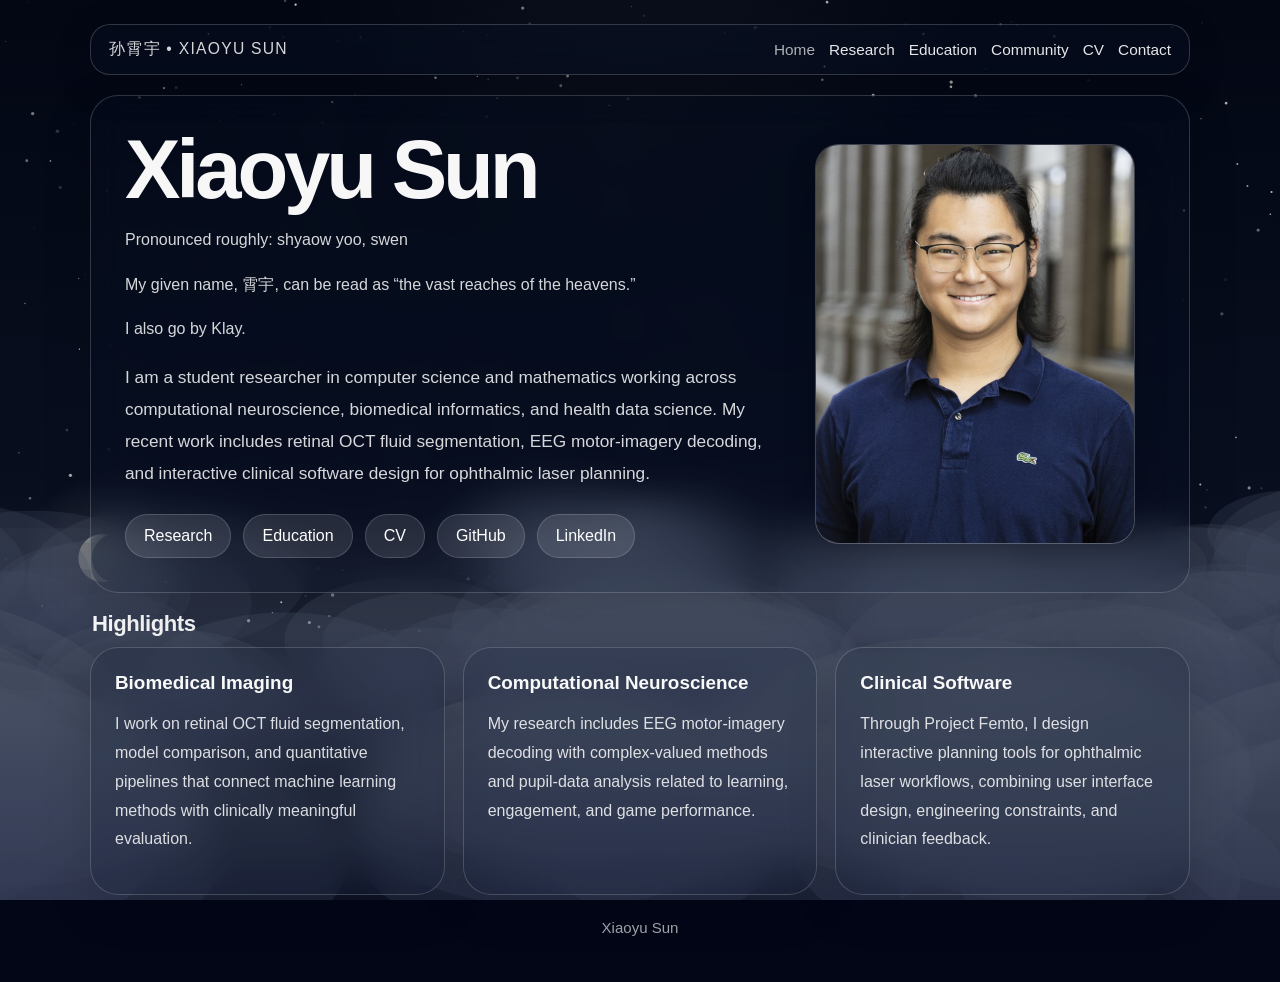
<file: index.html>
<!DOCTYPE html>
<html lang="en">
<head>
  <meta charset="UTF-8" />
  <meta name="viewport" content="width=device-width, initial-scale=1.0" />
  <title>Xiaoyu Sun</title>
  <link rel="stylesheet" href="styles.css" />
</head>
<body>
  <canvas id="sky"></canvas>
  <div class="overlay"></div>

  <main class="page">
    <nav class="nav">
      <div class="nav-brand">孙霄宇 • Xiaoyu Sun</div>
      <div class="nav-links">
        <a class="active" href="index.html">Home</a>
        <a href="research.html">Research</a>
        <a href="education.html">Education</a>
        <a href="community.html">Community</a>
        <a href="cv.html">CV</a>
        <a href="mailto:xisun@students.pitzer.edu">Contact</a>
      </div>
    </nav>
    
    <section class="hero hero-split">
      <div>
        <h1>Xiaoyu Sun</h1>
        <p class="pronunciation">Pronounced roughly: shyaow yoo, swen</p>
        <p class="name-meaning">My given name, 霄宇, can be read as “the vast reaches of the heavens.”</p>
        <p class="nickname">I also go by Klay.</p>
        
        <p class="tagline">
          I am a student researcher in computer science and mathematics working across computational neuroscience,
          biomedical informatics, and health data science. My recent work includes retinal OCT fluid segmentation,
          EEG motor-imagery decoding, and interactive clinical software design for ophthalmic laser planning.
        </p>

        <div class="buttons">
          <a href="research.html">Research</a>
          <a href="education.html">Education</a>
          <a href="cv.html">CV</a>
          <a href="https://github.com/XiaoyuSun-1" target="_blank" rel="noopener noreferrer">GitHub</a>
          <a href="https://www.linkedin.com/in/klay-xiaoyu-sun/" target="_blank" rel="noopener noreferrer">LinkedIn</a>
        </div>
      </div>

      <div class="hero-photo-wrap">
        <img class="hero-photo" src="headshot.jpg" alt="Portrait of Xiaoyu Sun" />
      </div>
    </section>

    <section class="section">
      <h2 class="section-header">Highlights</h2>
      <div class="grid-three">
        <article class="card">
          <h2>Biomedical Imaging</h2>
          <p>
            I work on retinal OCT fluid segmentation, model comparison, and quantitative pipelines that connect machine
            learning methods with clinically meaningful evaluation.
          </p>
        </article>

        <article class="card">
          <h2>Computational Neuroscience</h2>
          <p>
            My research includes EEG motor-imagery decoding with complex-valued methods and pupil-data analysis related
            to learning, engagement, and game performance.
          </p>
        </article>

        <article class="card">
          <h2>Clinical Software</h2>
          <p>
            Through Project Femto, I design interactive planning tools for ophthalmic laser workflows, combining user
            interface design, engineering constraints, and clinician feedback.
          </p>
        </article>
      </div>
    </section>

    <div class="footer">Xiaoyu Sun</div>
  </main>

  <script src="sky.js"></script>
  <script src="analytics.js"></script>
</body>
</html>
</file>
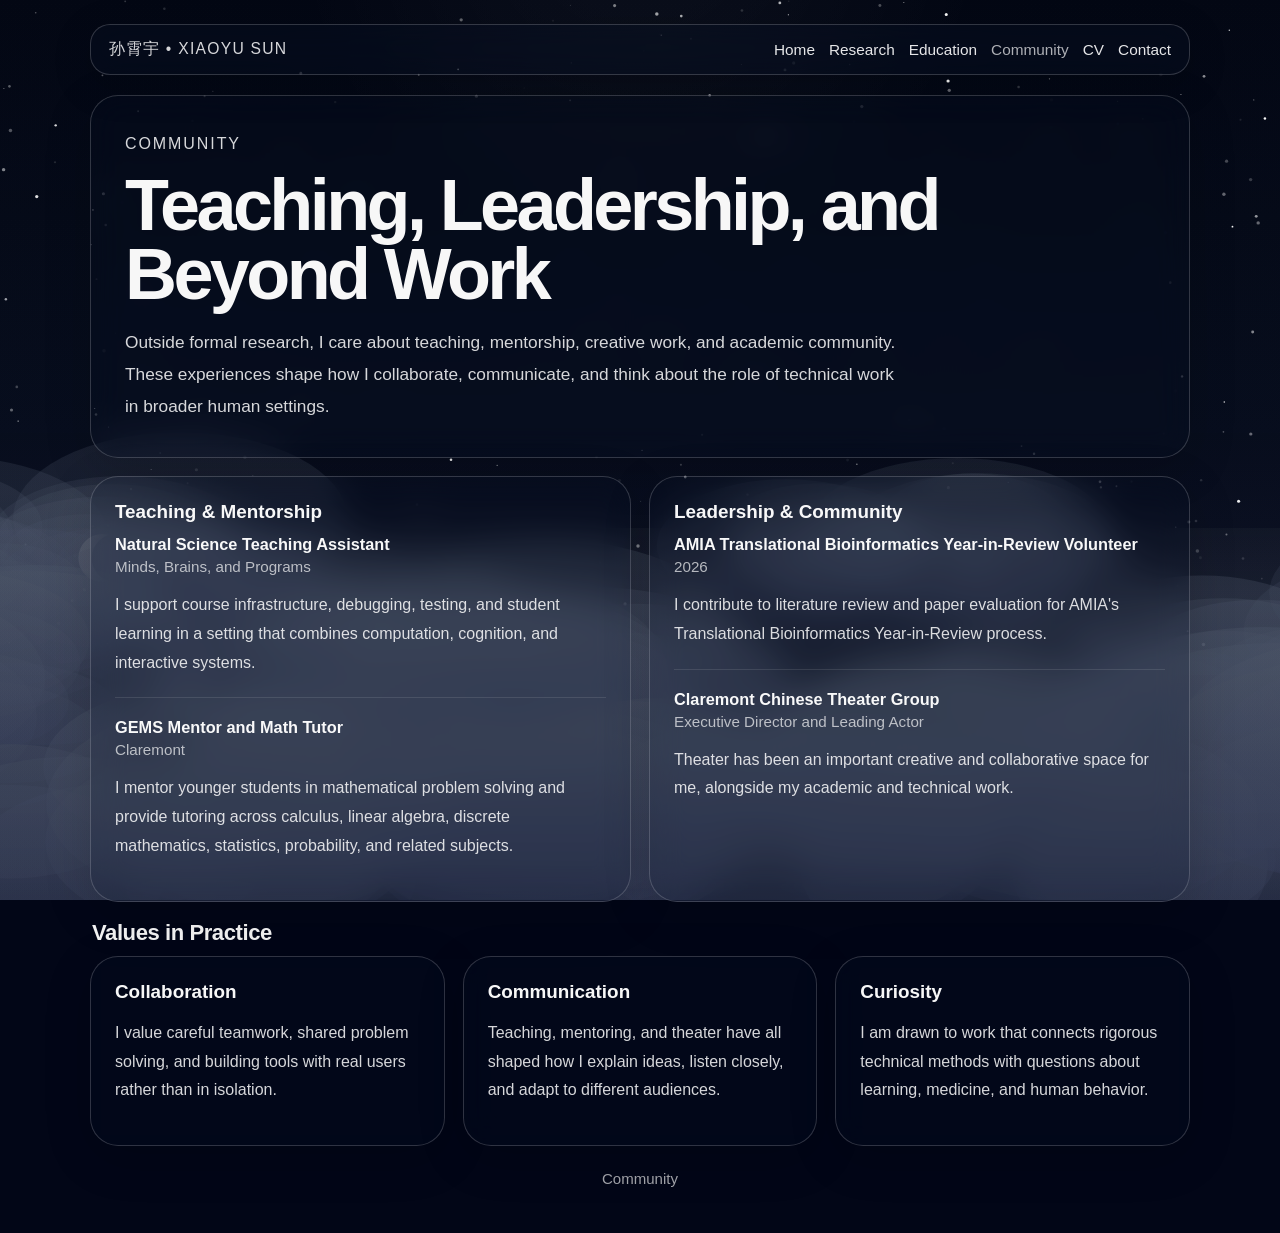
<file: community.html>
<!DOCTYPE html>
<html lang="en">
<head>
  <meta charset="UTF-8" />
  <meta name="viewport" content="width=device-width, initial-scale=1.0" />
  <title>Xiaoyu Sun | Community</title>
  <link rel="stylesheet" href="styles.css" />
</head>
<body>
  <canvas id="sky"></canvas>
  <div class="overlay"></div>

  <main class="page">
    <nav class="nav">
      <div class="nav-brand">孙霄宇 • Xiaoyu Sun</div>
      <div class="nav-links">
        <a href="index.html">Home</a>
        <a href="research.html">Research</a>
        <a href="education.html">Education</a>
        <a class="active" href="community.html">Community</a>
        <a href="cv.html">CV</a>
        <a href="mailto:xisun@students.pitzer.edu">Contact</a>
      </div>
    </nav>

    <section class="hero">
      <p class="eyebrow">Community</p>
      <h1 class="compact">Teaching, Leadership, and Beyond Work</h1>
      <p class="lead">
        Outside formal research, I care about teaching, mentorship, creative work, and academic community.
        These experiences shape how I collaborate, communicate, and think about the role of technical work in broader human settings.
      </p>
    </section>

    <section class="section">
      <div class="grid-two">
        <article class="card">
          <h2>Teaching & Mentorship</h2>
          <div class="entry">
            <div class="entry-title">Natural Science Teaching Assistant</div>
            <div class="entry-meta">Minds, Brains, and Programs</div>
            <p>
              I support course infrastructure, debugging, testing, and student learning in a setting that combines
              computation, cognition, and interactive systems.
            </p>
          </div>
          <div class="entry">
            <div class="entry-title">GEMS Mentor and Math Tutor</div>
            <div class="entry-meta">Claremont</div>
            <p>
              I mentor younger students in mathematical problem solving and provide tutoring across calculus, linear algebra,
              discrete mathematics, statistics, probability, and related subjects.
            </p>
          </div>
        </article>

        <article class="card">
          <h2>Leadership & Community</h2>
          <div class="entry">
            <div class="entry-title">AMIA Translational Bioinformatics Year-in-Review Volunteer</div>
            <div class="entry-meta">2026</div>
            <p>
              I contribute to literature review and paper evaluation for AMIA's Translational Bioinformatics Year-in-Review process.
            </p>
          </div>
          <div class="entry">
            <div class="entry-title">Claremont Chinese Theater Group</div>
            <div class="entry-meta">Executive Director and Leading Actor</div>
            <p>
              Theater has been an important creative and collaborative space for me, alongside my academic and technical work.
            </p>
          </div>
        </article>
      </div>
    </section>

    <section class="section">
      <h2 class="section-header">Values in Practice</h2>
      <div class="grid-three">
        <article class="card">
          <h2>Collaboration</h2>
          <p>I value careful teamwork, shared problem solving, and building tools with real users rather than in isolation.</p>
        </article>

        <article class="card">
          <h2>Communication</h2>
          <p>Teaching, mentoring, and theater have all shaped how I explain ideas, listen closely, and adapt to different audiences.</p>
        </article>

        <article class="card">
          <h2>Curiosity</h2>
          <p>I am drawn to work that connects rigorous technical methods with questions about learning, medicine, and human behavior.</p>
        </article>
      </div>
    </section>

    <div class="footer">Community</div>
  </main>

  <script src="sky.js"></script>
  <script src="analytics.js"></script>
</body>
</html>
</file>
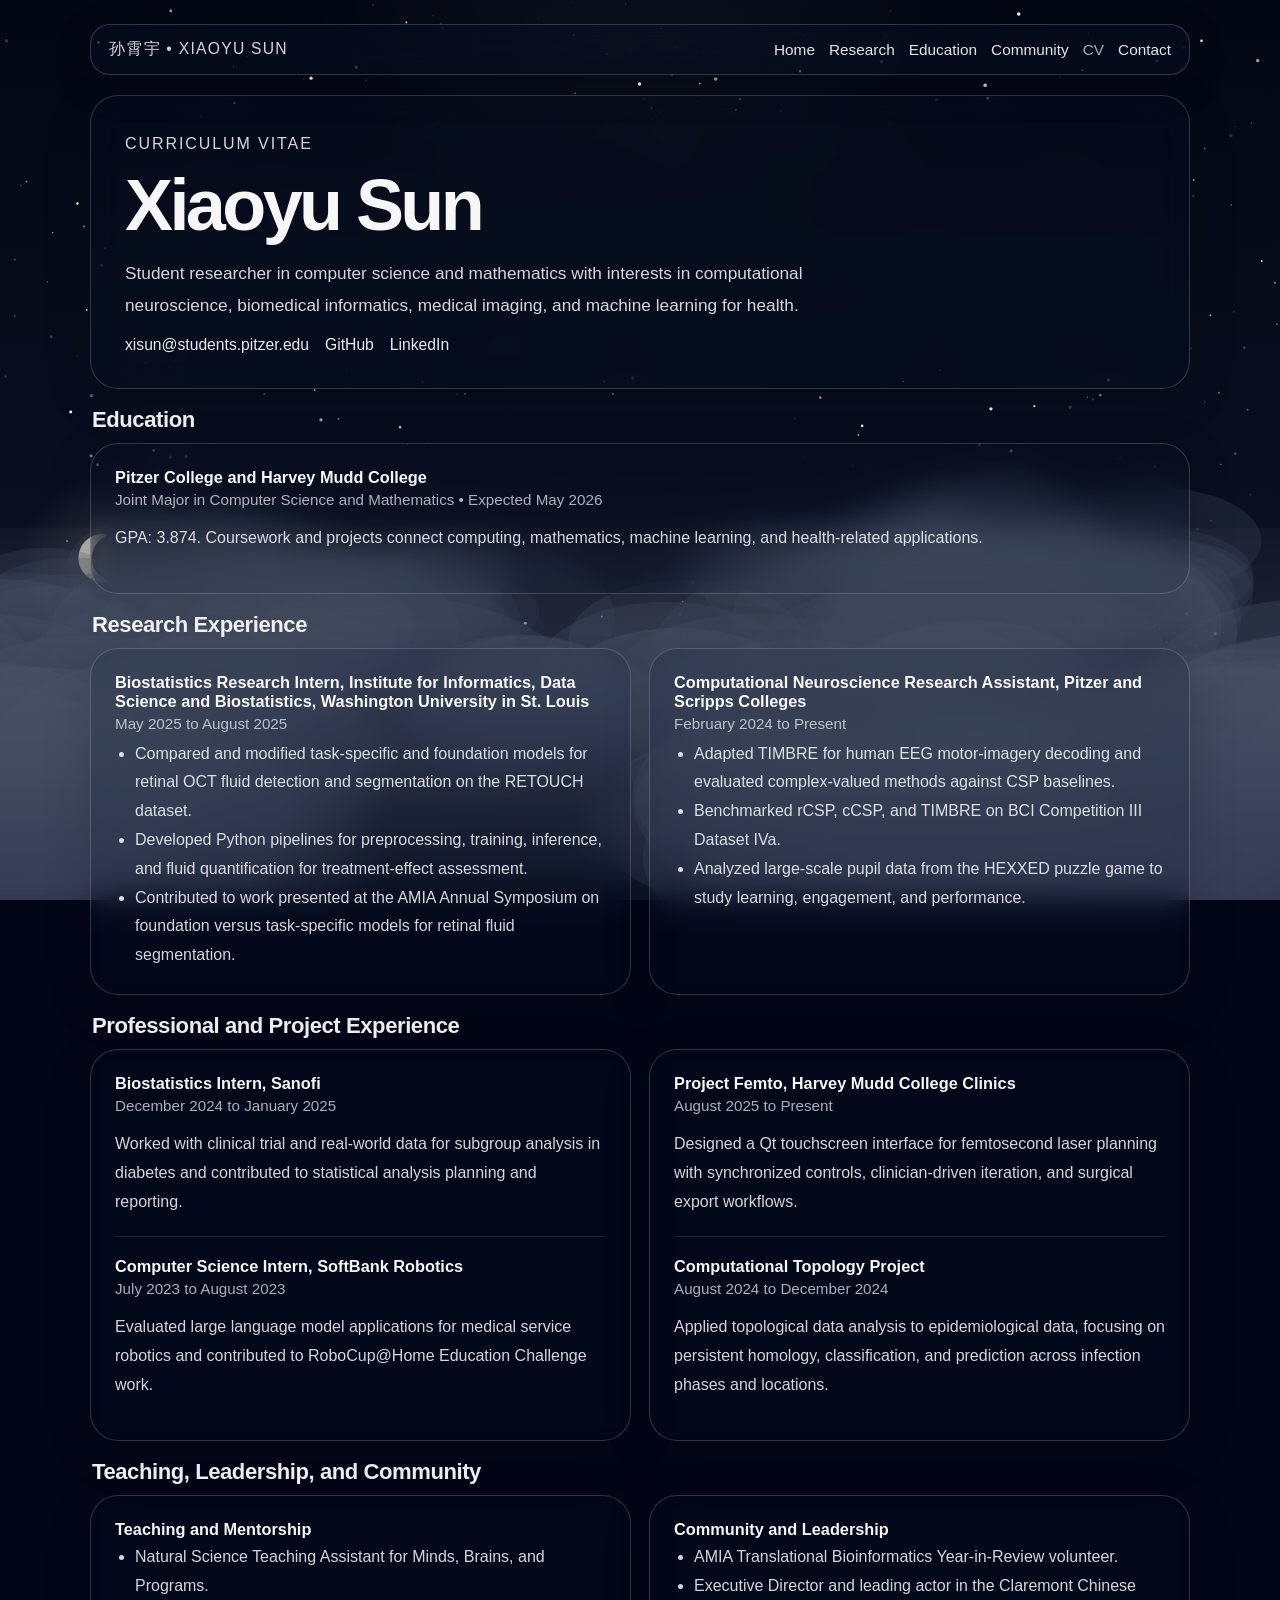
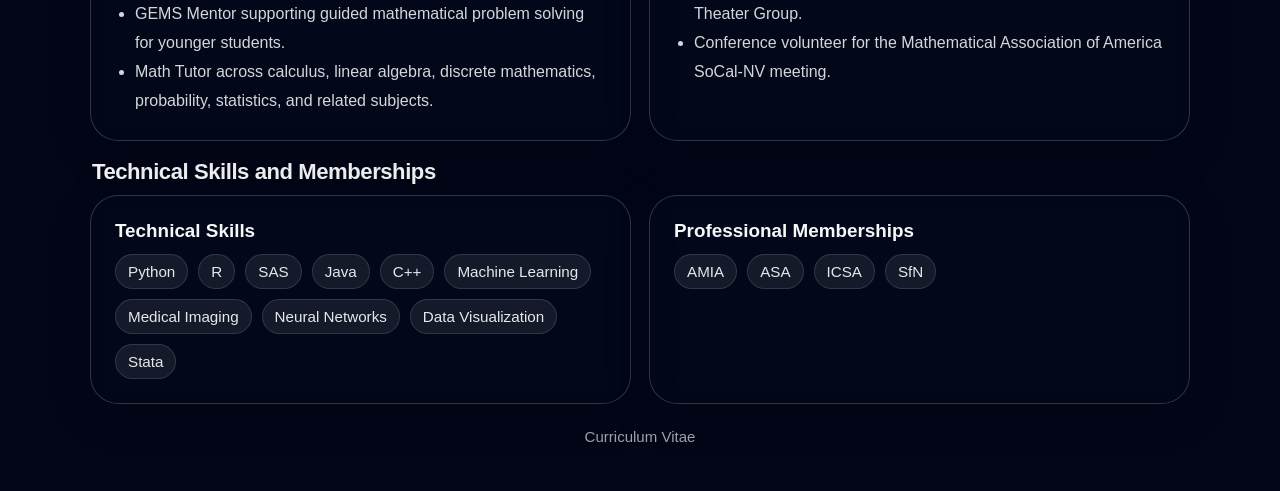
<file: cv.html>
<!DOCTYPE html>
<html lang="en">
<head>
  <meta charset="UTF-8" />
  <meta name="viewport" content="width=device-width, initial-scale=1.0" />
  <title>Xiaoyu Sun | CV</title>
  <link rel="stylesheet" href="styles.css" />
</head>
<body>
  <canvas id="sky"></canvas>
  <div class="overlay"></div>

  <main class="page">
    <nav class="nav">
      <div class="nav-brand">孙霄宇 • Xiaoyu Sun</div>
      <div class="nav-links">
        <a href="index.html">Home</a>
        <a href="research.html">Research</a>
        <a href="education.html">Education</a>
        <a href="community.html">Community</a>
        <a class="active" href="cv.html">CV</a>
        <a href="mailto:xisun@students.pitzer.edu">Contact</a>
      </div>
    </nav>

    <section class="hero">
      <p class="eyebrow">Curriculum Vitae</p>
      <h1 class="compact">Xiaoyu Sun</h1>
      <p class="lead">
        Student researcher in computer science and mathematics with interests in computational neuroscience,
        biomedical informatics, medical imaging, and machine learning for health.
      </p>
      <div class="contact-line">
        <span><a href="mailto:xisun@students.pitzer.edu">xisun@students.pitzer.edu</a></span>
        <span><a href="https://github.com/XiaoyuSun-1" target="_blank" rel="noopener noreferrer">GitHub</a></span>
        <span><a href="https://www.linkedin.com/in/klay-xiaoyu-sun/" target="_blank" rel="noopener noreferrer">LinkedIn</a></span>
      </div>
    </section>

    <section class="section">
      <h2 class="section-header">Education</h2>
      <article class="card">
        <div class="entry">
          <div class="entry-title">Pitzer College and Harvey Mudd College</div>
          <div class="entry-meta">Joint Major in Computer Science and Mathematics • Expected May 2026</div>
          <p>
            GPA: 3.874. Coursework and projects connect computing, mathematics, machine learning,
            and health-related applications.
          </p>
        </div>
      </article>
    </section>

    <section class="section">
      <h2 class="section-header">Research Experience</h2>
      <div class="grid-two">
        <article class="card">
          <div class="entry">
            <div class="entry-title">Biostatistics Research Intern, Institute for Informatics, Data Science and Biostatistics, Washington University in St. Louis</div>
            <div class="entry-meta">May 2025 to August 2025</div>
            <ul>
              <li>Compared and modified task-specific and foundation models for retinal OCT fluid detection and segmentation on the RETOUCH dataset.</li>
              <li>Developed Python pipelines for preprocessing, training, inference, and fluid quantification for treatment-effect assessment.</li>
              <li>Contributed to work presented at the AMIA Annual Symposium on foundation versus task-specific models for retinal fluid segmentation.</li>
            </ul>
          </div>
        </article>

        <article class="card">
          <div class="entry">
            <div class="entry-title">Computational Neuroscience Research Assistant, Pitzer and Scripps Colleges</div>
            <div class="entry-meta">February 2024 to Present</div>
            <ul>
              <li>Adapted TIMBRE for human EEG motor-imagery decoding and evaluated complex-valued methods against CSP baselines.</li>
              <li>Benchmarked rCSP, cCSP, and TIMBRE on BCI Competition III Dataset IVa.</li>
              <li>Analyzed large-scale pupil data from the HEXXED puzzle game to study learning, engagement, and performance.</li>
            </ul>
          </div>
        </article>
      </div>
    </section>

    <section class="section">
      <h2 class="section-header">Professional and Project Experience</h2>
      <div class="grid-two">
        <article class="card">
          <div class="entry">
            <div class="entry-title">Biostatistics Intern, Sanofi</div>
            <div class="entry-meta">December 2024 to January 2025</div>
            <p>Worked with clinical trial and real-world data for subgroup analysis in diabetes and contributed to statistical analysis planning and reporting.</p>
          </div>
          <div class="entry">
            <div class="entry-title">Computer Science Intern, SoftBank Robotics</div>
            <div class="entry-meta">July 2023 to August 2023</div>
            <p>Evaluated large language model applications for medical service robotics and contributed to RoboCup@Home Education Challenge work.</p>
          </div>
        </article>

        <article class="card">
          <div class="entry">
            <div class="entry-title">Project Femto, Harvey Mudd College Clinics</div>
            <div class="entry-meta">August 2025 to Present</div>
            <p>Designed a Qt touchscreen interface for femtosecond laser planning with synchronized controls, clinician-driven iteration, and surgical export workflows.</p>
          </div>
          <div class="entry">
            <div class="entry-title">Computational Topology Project</div>
            <div class="entry-meta">August 2024 to December 2024</div>
            <p>Applied topological data analysis to epidemiological data, focusing on persistent homology, classification, and prediction across infection phases and locations.</p>
          </div>
        </article>
      </div>
    </section>

    <section class="section">
      <h2 class="section-header">Teaching, Leadership, and Community</h2>
      <div class="grid-two">
        <article class="card">
          <div class="entry">
            <div class="entry-title">Teaching and Mentorship</div>
            <ul>
              <li>Natural Science Teaching Assistant for Minds, Brains, and Programs.</li>
              <li>GEMS Mentor supporting guided mathematical problem solving for younger students.</li>
              <li>Math Tutor across calculus, linear algebra, discrete mathematics, probability, statistics, and related subjects.</li>
            </ul>
          </div>
        </article>

        <article class="card">
          <div class="entry">
            <div class="entry-title">Community and Leadership</div>
            <ul>
              <li>AMIA Translational Bioinformatics Year-in-Review volunteer.</li>
              <li>Executive Director and leading actor in the Claremont Chinese Theater Group.</li>
              <li>Conference volunteer for the Mathematical Association of America SoCal-NV meeting.</li>
            </ul>
          </div>
        </article>
      </div>
    </section>

    <section class="section">
      <h2 class="section-header">Technical Skills and Memberships</h2>
      <div class="grid-two">
        <article class="card">
          <h2>Technical Skills</h2>
          <div class="skills">
            <span class="chip">Python</span>
            <span class="chip">R</span>
            <span class="chip">SAS</span>
            <span class="chip">Java</span>
            <span class="chip">C++</span>
            <span class="chip">Machine Learning</span>
            <span class="chip">Medical Imaging</span>
            <span class="chip">Neural Networks</span>
            <span class="chip">Data Visualization</span>
            <span class="chip">Stata</span>
          </div>
        </article>

        <article class="card">
          <h2>Professional Memberships</h2>
          <div class="skills">
            <span class="chip">AMIA</span>
            <span class="chip">ASA</span>
            <span class="chip">ICSA</span>
            <span class="chip">SfN</span>
          </div>
        </article>
      </div>
    </section>

    <div class="footer">Curriculum Vitae</div>
  </main>

  <script src="sky.js"></script>
  <script src="analytics.js"></script>
</body>
</html>
</file>
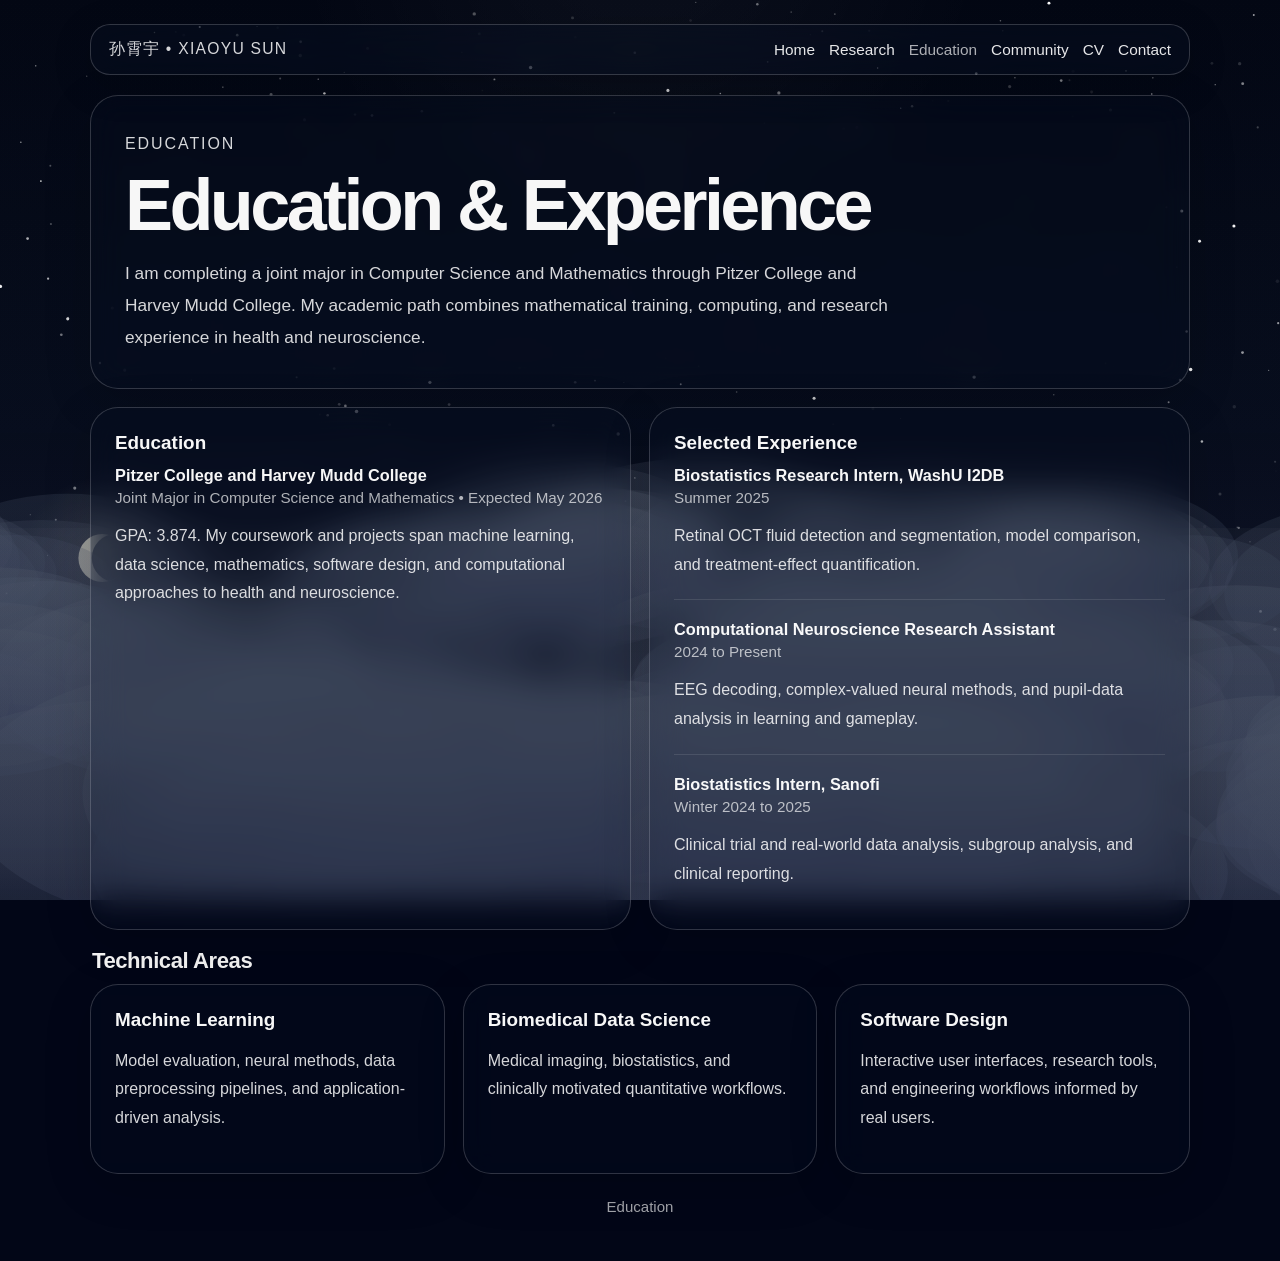
<file: education.html>
<!DOCTYPE html>
<html lang="en">
<head>
  <meta charset="UTF-8" />
  <meta name="viewport" content="width=device-width, initial-scale=1.0" />
  <title>Xiaoyu Sun | Education</title>
  <link rel="stylesheet" href="styles.css" />
</head>
<body>
  <canvas id="sky"></canvas>
  <div class="overlay"></div>

  <main class="page">
    <nav class="nav">
      <div class="nav-brand">孙霄宇 • Xiaoyu Sun</div>
      <div class="nav-links">
        <a href="index.html">Home</a>
        <a href="research.html">Research</a>
        <a class="active" href="education.html">Education</a>
        <a href="community.html">Community</a>
        <a href="cv.html">CV</a>
        <a href="mailto:xisun@students.pitzer.edu">Contact</a>
      </div>
    </nav>

    <section class="hero">
      <p class="eyebrow">Education</p>
      <h1 class="compact">Education & Experience</h1>
      <p class="lead">
        I am completing a joint major in Computer Science and Mathematics through Pitzer College and Harvey Mudd College.
        My academic path combines mathematical training, computing, and research experience in health and neuroscience.
      </p>
    </section>

    <section class="section">
      <div class="grid-two">
        <article class="card">
          <h2>Education</h2>
          <div class="entry">
            <div class="entry-title">Pitzer College and Harvey Mudd College</div>
            <div class="entry-meta">Joint Major in Computer Science and Mathematics • Expected May 2026</div>
            <p>
              GPA: 3.874. My coursework and projects span machine learning, data science, mathematics,
              software design, and computational approaches to health and neuroscience.
            </p>
          </div>
        </article>

        <article class="card">
          <h2>Selected Experience</h2>
          <div class="timeline-item">
            <div class="timeline-title">Biostatistics Research Intern, WashU I2DB</div>
            <div class="timeline-meta">Summer 2025</div>
            <p>Retinal OCT fluid detection and segmentation, model comparison, and treatment-effect quantification.</p>
          </div>
          <div class="timeline-item">
            <div class="timeline-title">Computational Neuroscience Research Assistant</div>
            <div class="timeline-meta">2024 to Present</div>
            <p>EEG decoding, complex-valued neural methods, and pupil-data analysis in learning and gameplay.</p>
          </div>
          <div class="timeline-item">
            <div class="timeline-title">Biostatistics Intern, Sanofi</div>
            <div class="timeline-meta">Winter 2024 to 2025</div>
            <p>Clinical trial and real-world data analysis, subgroup analysis, and clinical reporting.</p>
          </div>
        </article>
      </div>
    </section>

    <section class="section">
      <h2 class="section-header">Technical Areas</h2>
      <div class="grid-three">
        <article class="card">
          <h2>Machine Learning</h2>
          <p>Model evaluation, neural methods, data preprocessing pipelines, and application-driven analysis.</p>
        </article>

        <article class="card">
          <h2>Biomedical Data Science</h2>
          <p>Medical imaging, biostatistics, and clinically motivated quantitative workflows.</p>
        </article>

        <article class="card">
          <h2>Software Design</h2>
          <p>Interactive user interfaces, research tools, and engineering workflows informed by real users.</p>
        </article>
      </div>
    </section>

    <div class="footer">Education</div>
  </main>

  <script src="sky.js"></script>
  <script src="analytics.js"></script>
</body>
</html>
</file>
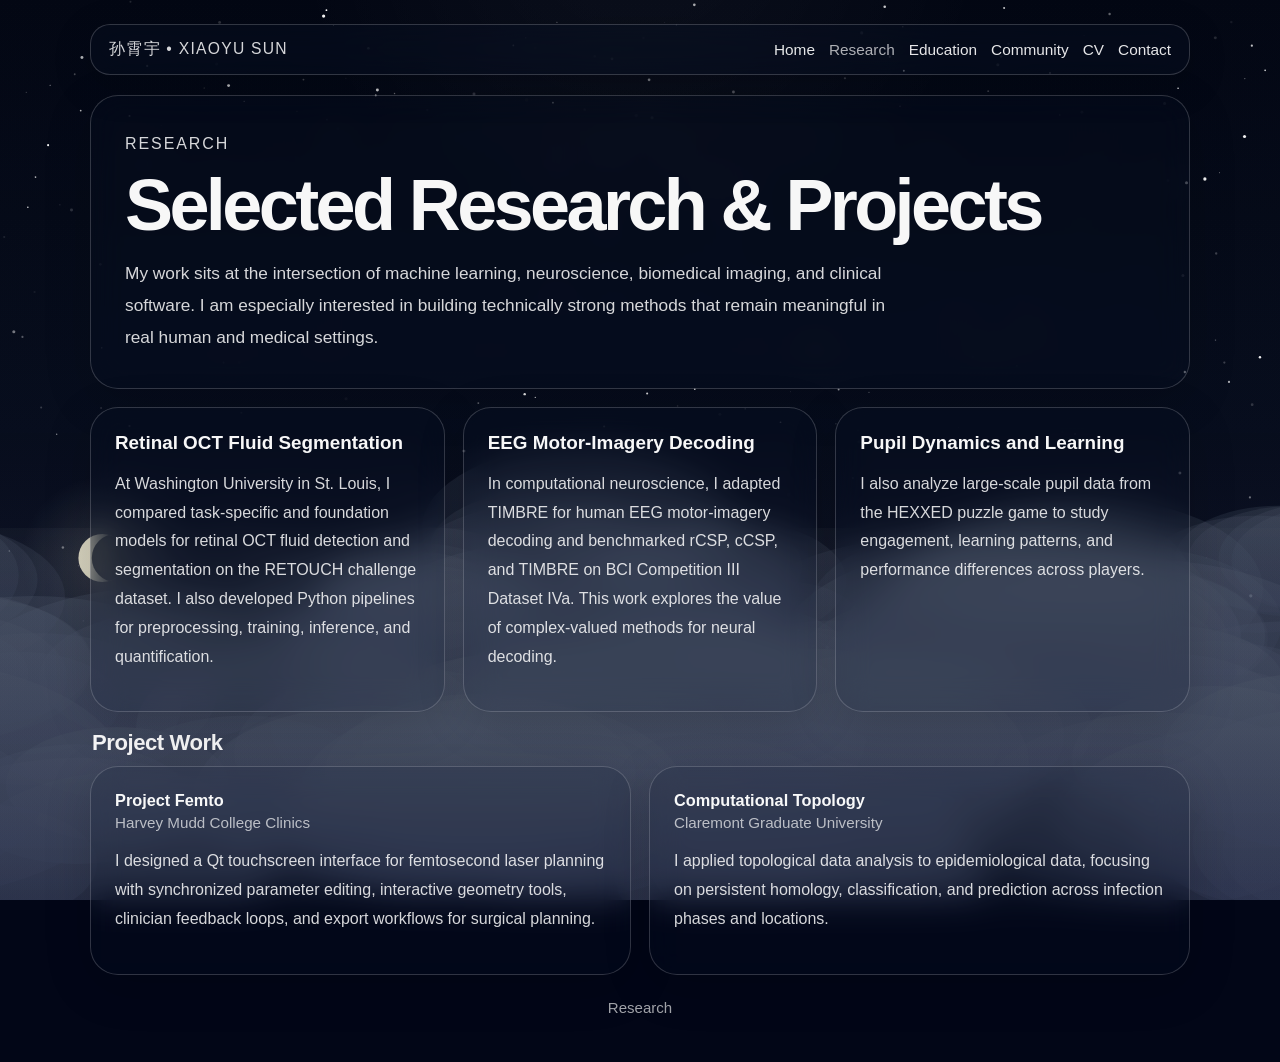
<file: research.html>
<!DOCTYPE html>
<html lang="en">
<head>
  <meta charset="UTF-8" />
  <meta name="viewport" content="width=device-width, initial-scale=1.0" />
  <title>Xiaoyu Sun | Research</title>
  <link rel="stylesheet" href="styles.css" />
</head>
<body>
  <canvas id="sky"></canvas>
  <div class="overlay"></div>

  <main class="page">
    <nav class="nav">
      <div class="nav-brand">孙霄宇 • Xiaoyu Sun</div>
      <div class="nav-links">
        <a href="index.html">Home</a>
        <a class="active" href="research.html">Research</a>
        <a href="education.html">Education</a>
        <a href="community.html">Community</a>
        <a href="cv.html">CV</a>
        <a href="mailto:xisun@students.pitzer.edu">Contact</a>
      </div>
    </nav>

    <section class="hero">
      <p class="eyebrow">Research</p>
      <h1 class="compact">Selected Research & Projects</h1>
      <p class="lead">
        My work sits at the intersection of machine learning, neuroscience, biomedical imaging, and clinical software.
        I am especially interested in building technically strong methods that remain meaningful in real human and medical settings.
      </p>
    </section>

    <section class="section">
      <div class="grid-three">
        <article class="card">
          <h2>Retinal OCT Fluid Segmentation</h2>
          <p>
            At Washington University in St. Louis, I compared task-specific and foundation models for retinal OCT fluid
            detection and segmentation on the RETOUCH challenge dataset. I also developed Python pipelines for preprocessing,
            training, inference, and quantification.
          </p>
        </article>

        <article class="card">
          <h2>EEG Motor-Imagery Decoding</h2>
          <p>
            In computational neuroscience, I adapted TIMBRE for human EEG motor-imagery decoding and benchmarked rCSP,
            cCSP, and TIMBRE on BCI Competition III Dataset IVa. This work explores the value of complex-valued methods
            for neural decoding.
          </p>
        </article>

        <article class="card">
          <h2>Pupil Dynamics and Learning</h2>
          <p>
            I also analyze large-scale pupil data from the HEXXED puzzle game to study engagement, learning patterns,
            and performance differences across players.
          </p>
        </article>
      </div>
    </section>

    <section class="section">
      <h2 class="section-header">Project Work</h2>
      <div class="grid-two">
        <article class="card">
          <div class="entry">
            <div class="entry-title">Project Femto</div>
            <div class="entry-meta">Harvey Mudd College Clinics</div>
            <p>
              I designed a Qt touchscreen interface for femtosecond laser planning with synchronized parameter editing,
              interactive geometry tools, clinician feedback loops, and export workflows for surgical planning.
            </p>
          </div>
        </article>

        <article class="card">
          <div class="entry">
            <div class="entry-title">Computational Topology</div>
            <div class="entry-meta">Claremont Graduate University</div>
            <p>
              I applied topological data analysis to epidemiological data, focusing on persistent homology,
              classification, and prediction across infection phases and locations.
            </p>
          </div>
        </article>
      </div>
    </section>

    <div class="footer">Research</div>
  </main>

  <script src="sky.js"></script>
  <script src="analytics.js"></script>
</body>
</html>
</file>
<file: styles.css>
* { box-sizing: border-box; }

:root {
  --page-max: 1100px;
  --glass: rgba(10, 18, 40, 0.18);
  --glass-strong: rgba(10, 18, 40, 0.28);
  --glass-border: rgba(255, 255, 255, 0.18);
  --text: rgba(255, 255, 255, 0.97);
  --muted: rgba(255, 255, 255, 0.84);
  --button: rgba(255, 255, 255, 0.11);
  --button-hover: rgba(255, 255, 255, 0.20);
}

html, body {
  margin: 0;
  min-height: 100%;
  overflow-x: hidden;
  font-family: Inter, "Segoe UI", Arial, sans-serif;
  color: var(--text);
  background: #020617;
  scroll-behavior: smooth;
}

body {
  position: relative;
}

#sky {
  position: fixed;
  inset: 0;
  width: 100%;
  height: 100%;
  display: block;
  z-index: 0;
  pointer-events: none;
}

.overlay {
  position: fixed;
  inset: 0;
  z-index: 1;
  background:
    radial-gradient(circle at 50% -10%, rgba(255, 255, 255, 0.04), transparent 30%),
    linear-gradient(to bottom, rgba(2, 6, 23, 0.02), rgba(2, 6, 23, 0.12));
  pointer-events: none;
}

.page {
  width: min(var(--page-max), calc(100% - 32px));
  margin: 0 auto;
  padding: 24px 0 40px;
  position: relative;
  z-index: 2;
}

.nav {
  position: sticky;
  top: 16px;
  z-index: 10;
  display: flex;
  justify-content: space-between;
  align-items: center;
  gap: 18px;
  padding: 14px 18px;
  margin-bottom: 20px;
  background: var(--glass-strong);
  border: 1px solid var(--glass-border);
  border-radius: 20px;
  backdrop-filter: blur(16px);
  -webkit-backdrop-filter: blur(16px);
  box-shadow: 0 10px 40px rgba(0, 0, 0, 0.16);
}

.nav-brand {
  font-size: 0.98rem;
  letter-spacing: 0.08em;
  text-transform: uppercase;
  color: var(--muted);
  white-space: nowrap;
}

.nav-links {
  display: flex;
  flex-wrap: wrap;
  justify-content: flex-end;
  gap: 14px;
}

.nav-links a {
  color: rgba(255, 255, 255, 0.9);
  text-decoration: none;
  font-size: 0.96rem;
  transition: opacity 0.18s ease;
}

.nav-links a:hover,
.nav-links a.active {
  opacity: 0.75;
}

.hero,
.card {
  background: var(--glass);
  border: 1px solid var(--glass-border);
  backdrop-filter: blur(16px);
  -webkit-backdrop-filter: blur(16px);
  border-radius: 28px;
  box-shadow: 0 12px 48px rgba(0, 0, 0, 0.16);
}

.hero {
  padding: 34px;
  margin-bottom: 18px;
}

.hero-split {
  display: grid;
  grid-template-columns: minmax(0, 1.4fr) minmax(260px, 360px);
  gap: 28px;
  align-items: center;
}

.eyebrow {
  margin: 0 0 12px;
  color: var(--muted);
  font-size: 1rem;
  letter-spacing: 0.12em;
  text-transform: uppercase;
}

h1 {
  margin: 0;
  font-size: clamp(3rem, 9vw, 5.2rem);
  line-height: 0.96;
  letter-spacing: -0.05em;
}

.hero h1.compact {
  font-size: clamp(2.5rem, 8vw, 4.5rem);
}

.tagline,
.lead {
  max-width: 780px;
  font-size: 1.08rem;
  line-height: 1.85;
  color: var(--muted);
  margin: 18px 0 0;
}

.buttons {
  display: flex;
  flex-wrap: wrap;
  gap: 12px;
  margin-top: 24px;
}

.buttons a,
.inline-button {
  display: inline-flex;
  align-items: center;
  justify-content: center;
  min-height: 44px;
  padding: 0 18px;
  border-radius: 999px;
  text-decoration: none;
  color: white;
  background: var(--button);
  border: 1px solid rgba(255, 255, 255, 0.16);
  transition: transform 0.18s ease, background 0.18s ease, border-color 0.18s ease;
}

.buttons a:hover,
.inline-button:hover {
  transform: translateY(-1px);
  background: var(--button-hover);
  border-color: rgba(255, 255, 255, 0.24);
}

.hero-photo-wrap {
  display: flex;
  justify-content: center;
  align-items: center;
}

.hero-photo {
  width: min(100%, 320px);
  aspect-ratio: 4 / 5;
  object-fit: cover;
  object-position: center 22%;
  border-radius: 24px;
  border: 1px solid rgba(255, 255, 255, 0.18);
  box-shadow: 0 10px 32px rgba(0, 0, 0, 0.22);
  background: rgba(255, 255, 255, 0.06);
}

.section {
  margin-top: 18px;
}

.section-header {
  margin: 0 0 10px;
  padding-left: 2px;
  font-size: 1.38rem;
  letter-spacing: -0.02em;
}

.grid-two,
.grid-three {
  display: grid;
  gap: 18px;
}

.grid-two {
  grid-template-columns: repeat(2, minmax(0, 1fr));
}

.grid-three {
  grid-template-columns: repeat(3, minmax(0, 1fr));
}

.card {
  padding: 24px;
}

h2,
.card-title {
  margin: 0 0 12px;
  font-size: 1.18rem;
}

p, li {
  color: var(--muted);
  line-height: 1.8;
  font-size: 1rem;
}

ul {
  margin: 0;
  padding-left: 20px;
}

.entry + .entry,
.timeline-item + .timeline-item {
  margin-top: 20px;
  padding-top: 20px;
  border-top: 1px solid rgba(255, 255, 255, 0.10);
}

.entry-title,
.timeline-title {
  font-size: 1.02rem;
  font-weight: 600;
  color: rgba(255, 255, 255, 0.97);
  margin-bottom: 4px;
}

.entry-meta,
.timeline-meta {
  font-size: 0.95rem;
  color: rgba(255, 255, 255, 0.68);
  margin-bottom: 8px;
}

.contact-line {
  margin-top: 14px;
  display: flex;
  flex-wrap: wrap;
  gap: 16px;
  font-size: 0.98rem;
  color: rgba(255, 255, 255, 0.88);
}

.contact-line a,
.footer a {
  color: rgba(255, 255, 255, 0.92);
  text-decoration: none;
}

.contact-line a:hover,
.footer a:hover {
  text-decoration: underline;
}

.skills {
  display: flex;
  flex-wrap: wrap;
  gap: 10px;
}

.chip {
  padding: 8px 12px;
  border-radius: 999px;
  background: rgba(255, 255, 255, 0.08);
  border: 1px solid rgba(255, 255, 255, 0.12);
  color: rgba(255, 255, 255, 0.9);
  font-size: 0.95rem;
}

.footer {
  margin-top: 24px;
  text-align: center;
  font-size: 0.94rem;
  color: rgba(255, 255, 255, 0.64);
  padding-bottom: 6px;
}

@media (max-width: 980px) {
  .hero-split {
    grid-template-columns: 1fr;
  }

  .hero-photo {
    width: min(100%, 280px);
  }
}

@media (max-width: 860px) {
  .grid-three,
  .grid-two {
    grid-template-columns: 1fr;
  }
}

@media (max-width: 700px) {
  .nav {
    flex-direction: column;
    align-items: flex-start;
  }

  .nav-links {
    justify-content: flex-start;
  }
}

@media (max-width: 640px) {
  .page {
    padding-top: 16px;
  }

  .hero,
  .card {
    padding: 22px;
    border-radius: 24px;
  }

  .tagline,
  .lead {
    font-size: 1.02rem;
  }
}
</file>
